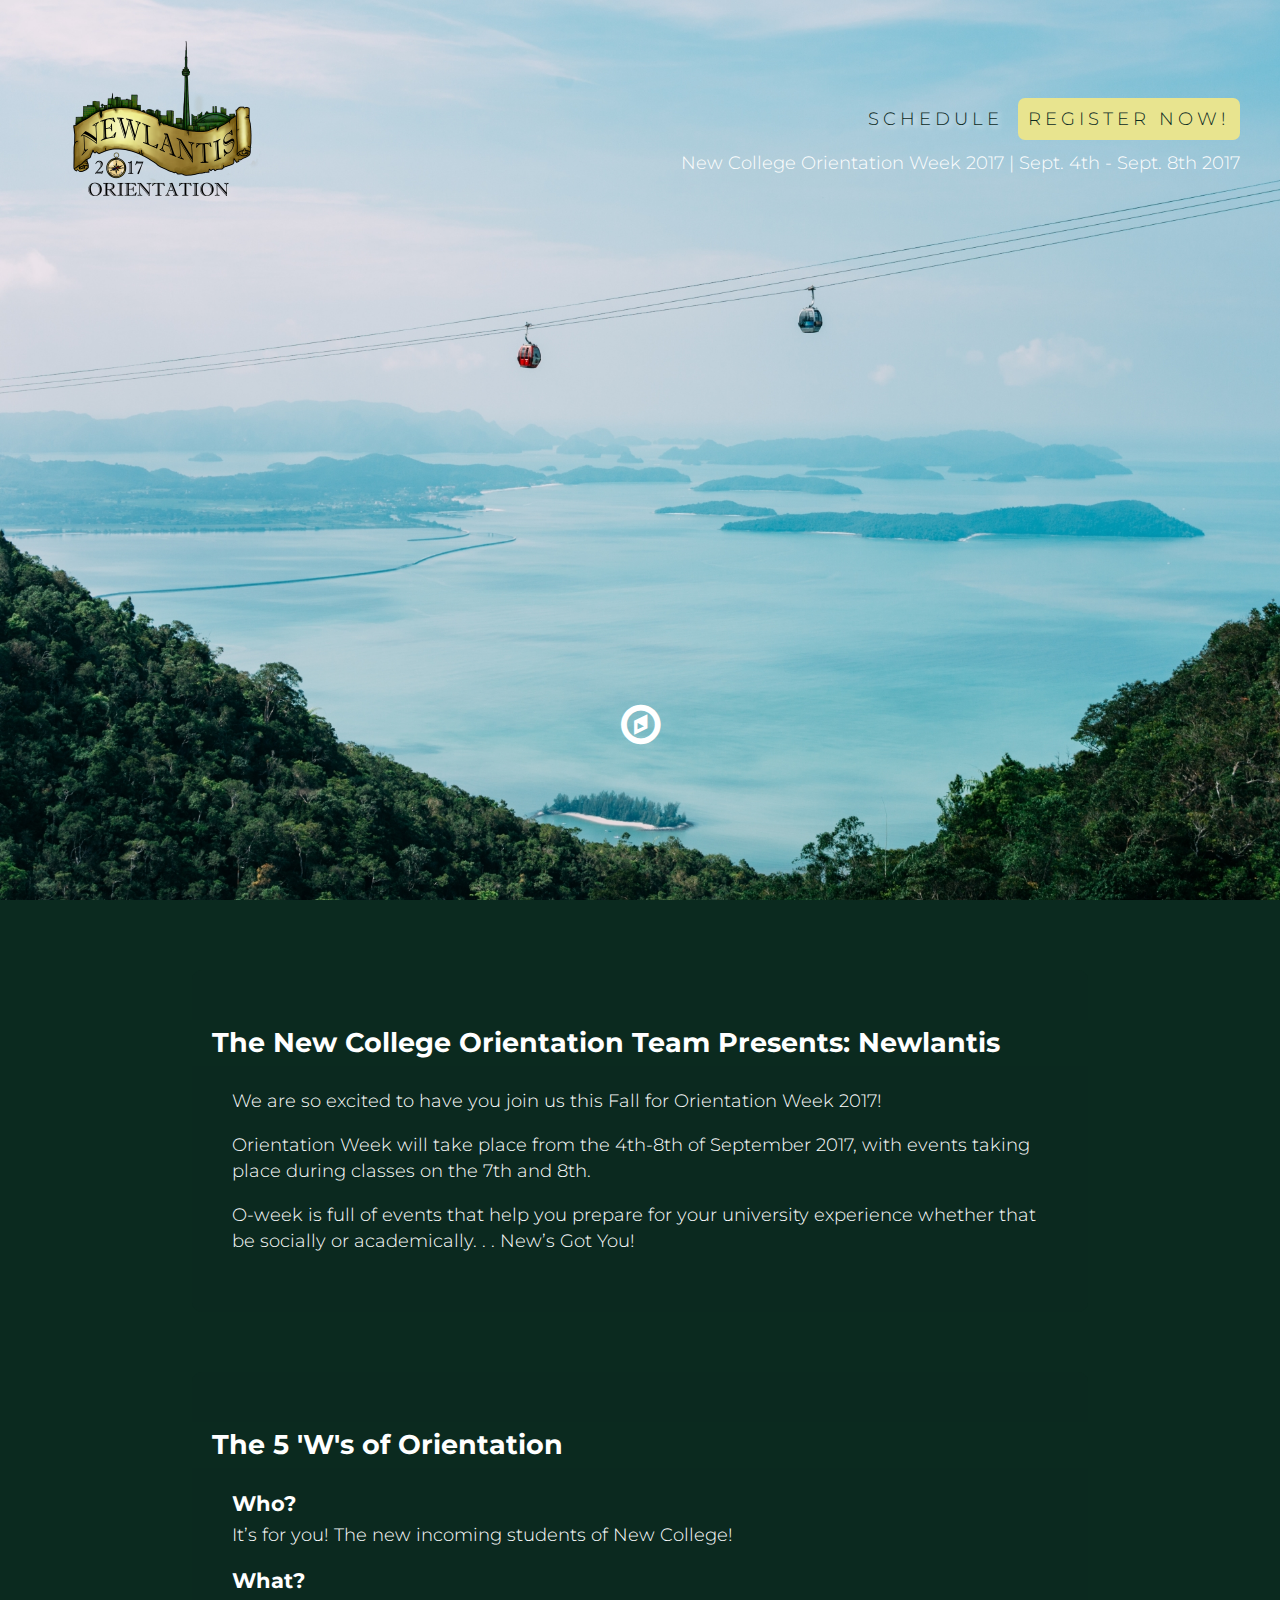
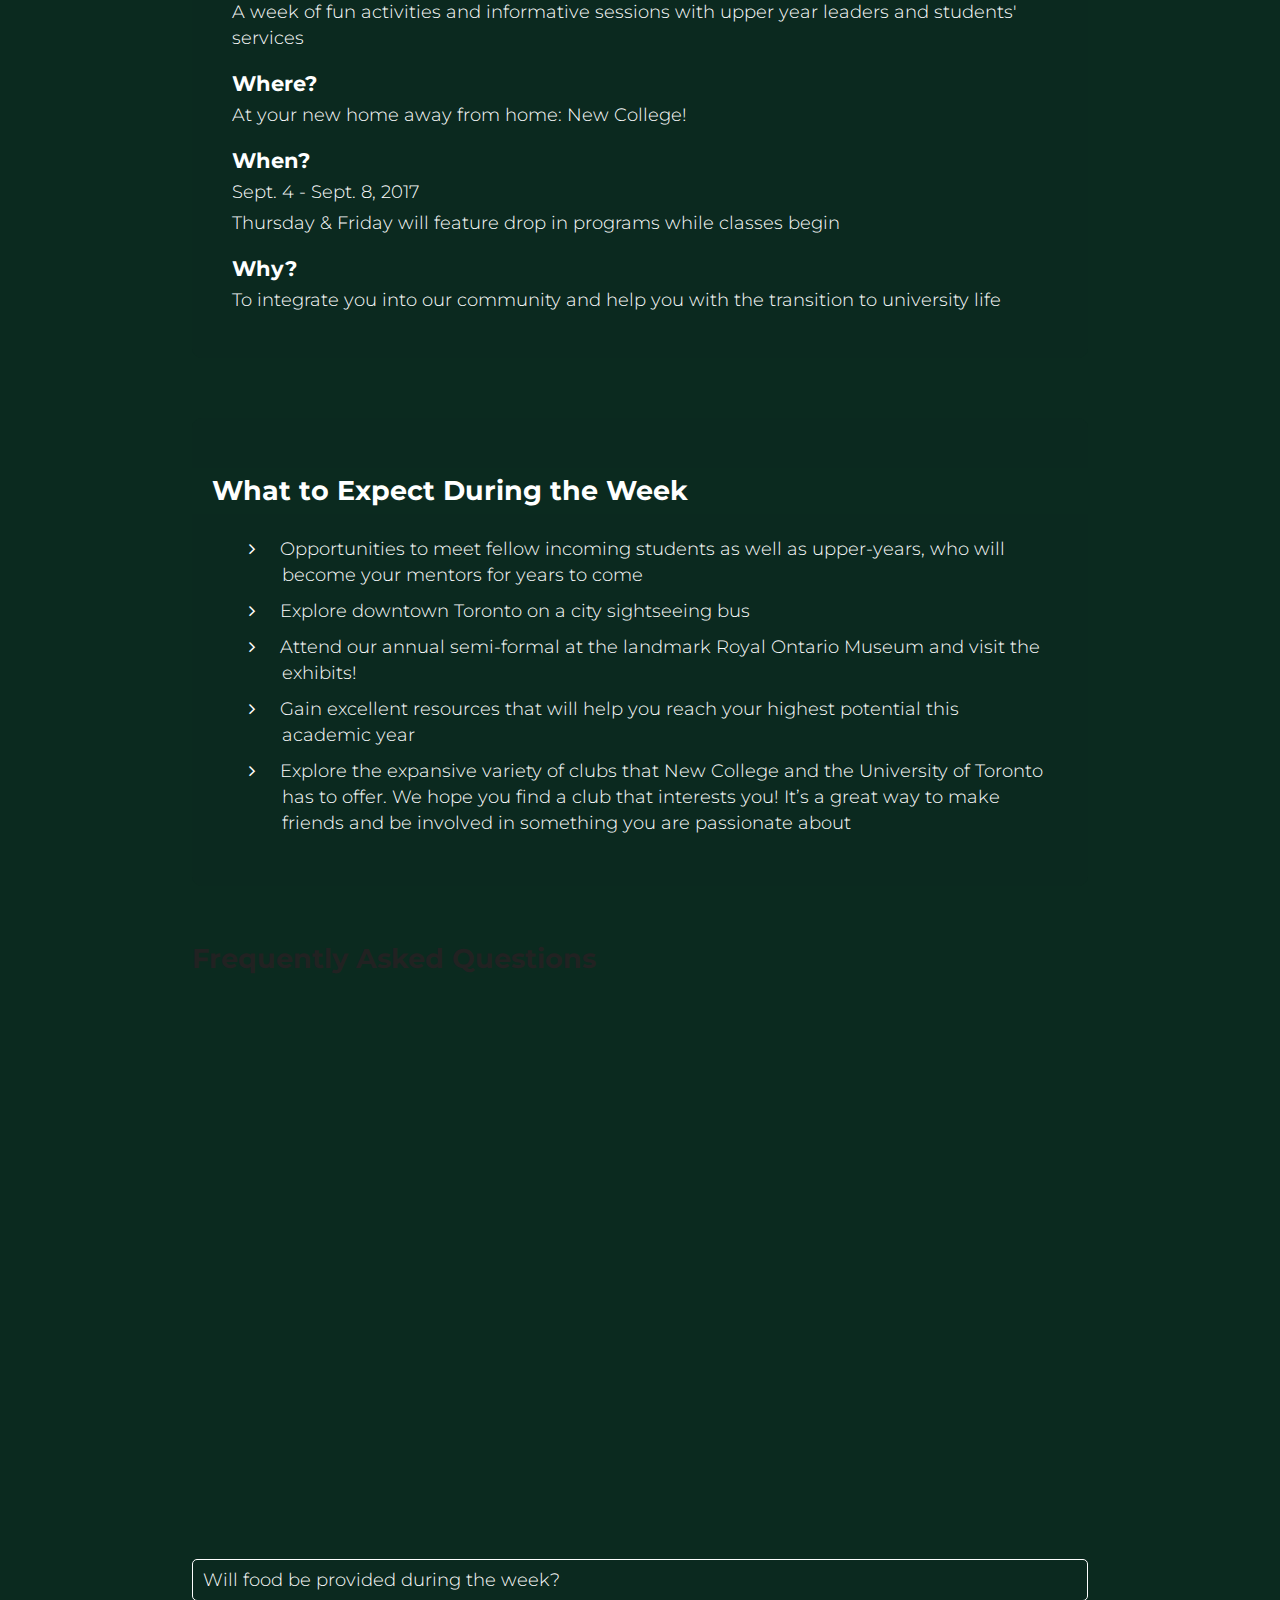
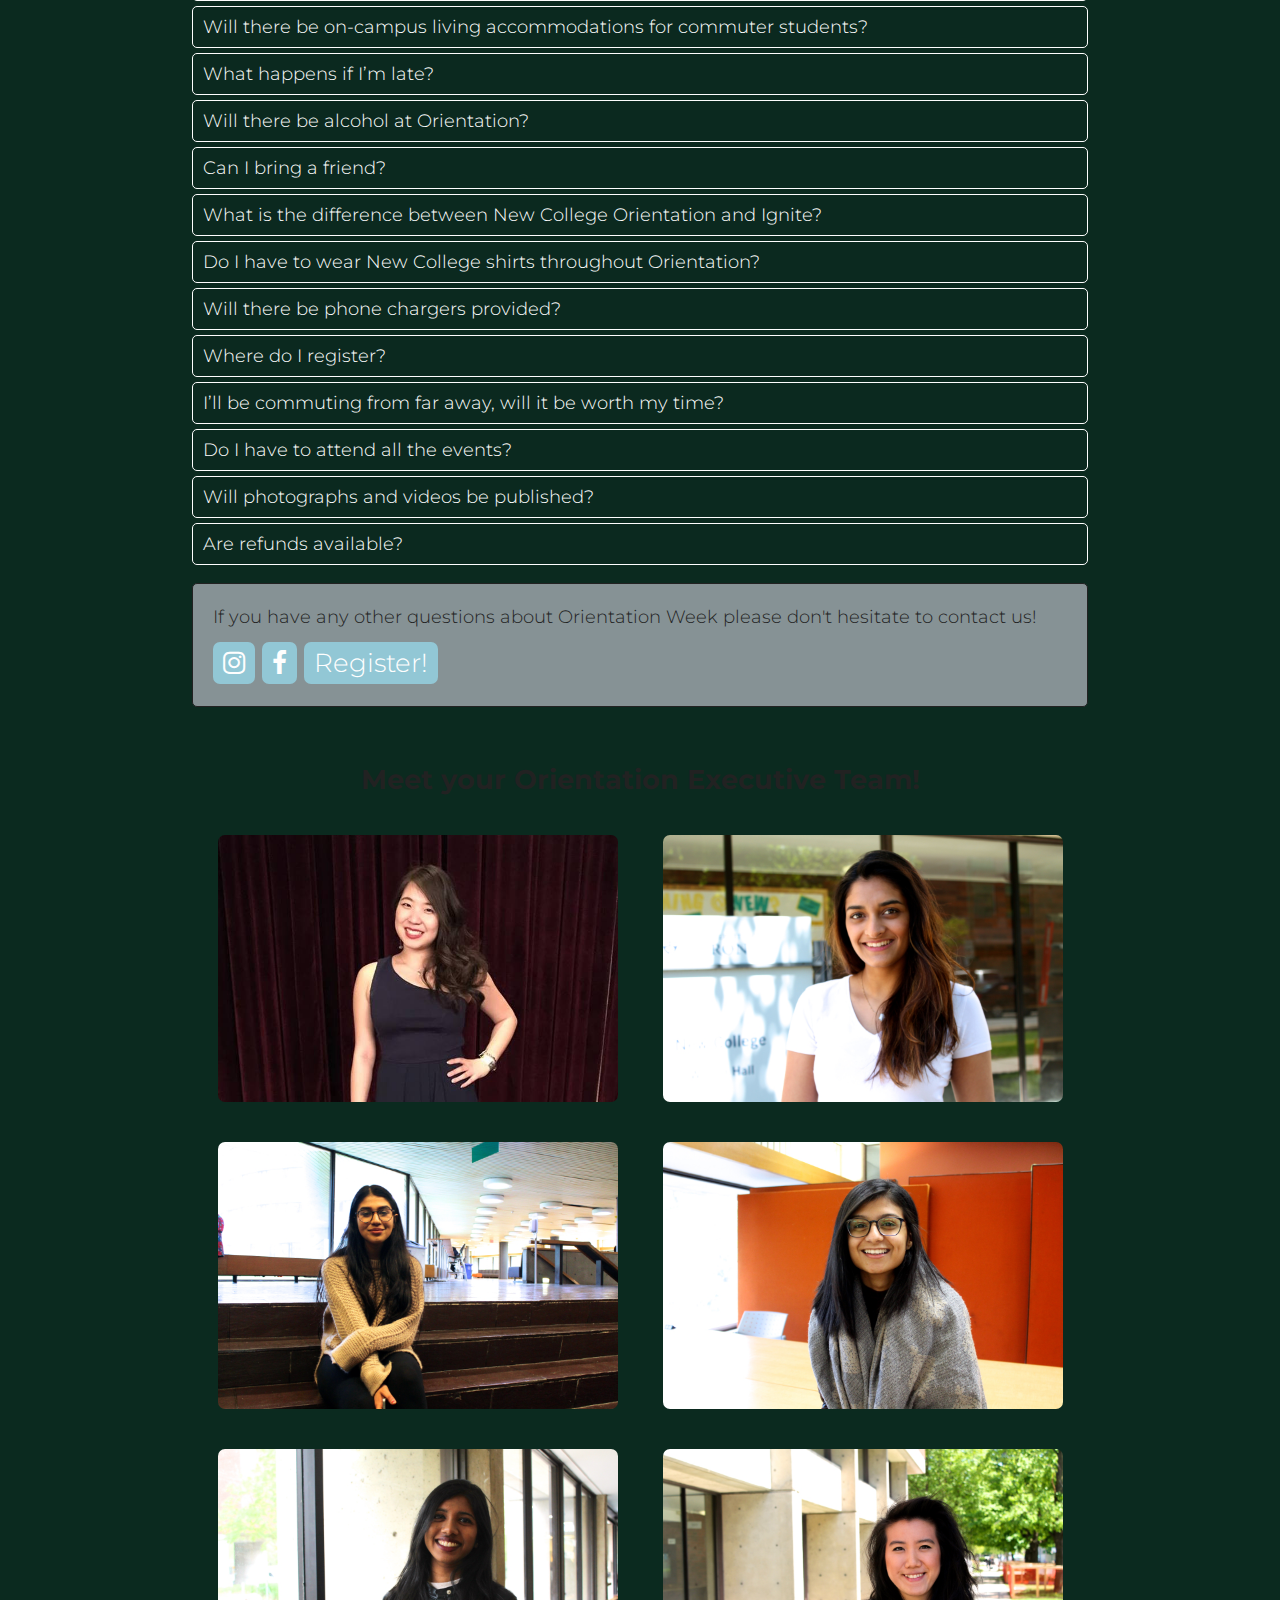
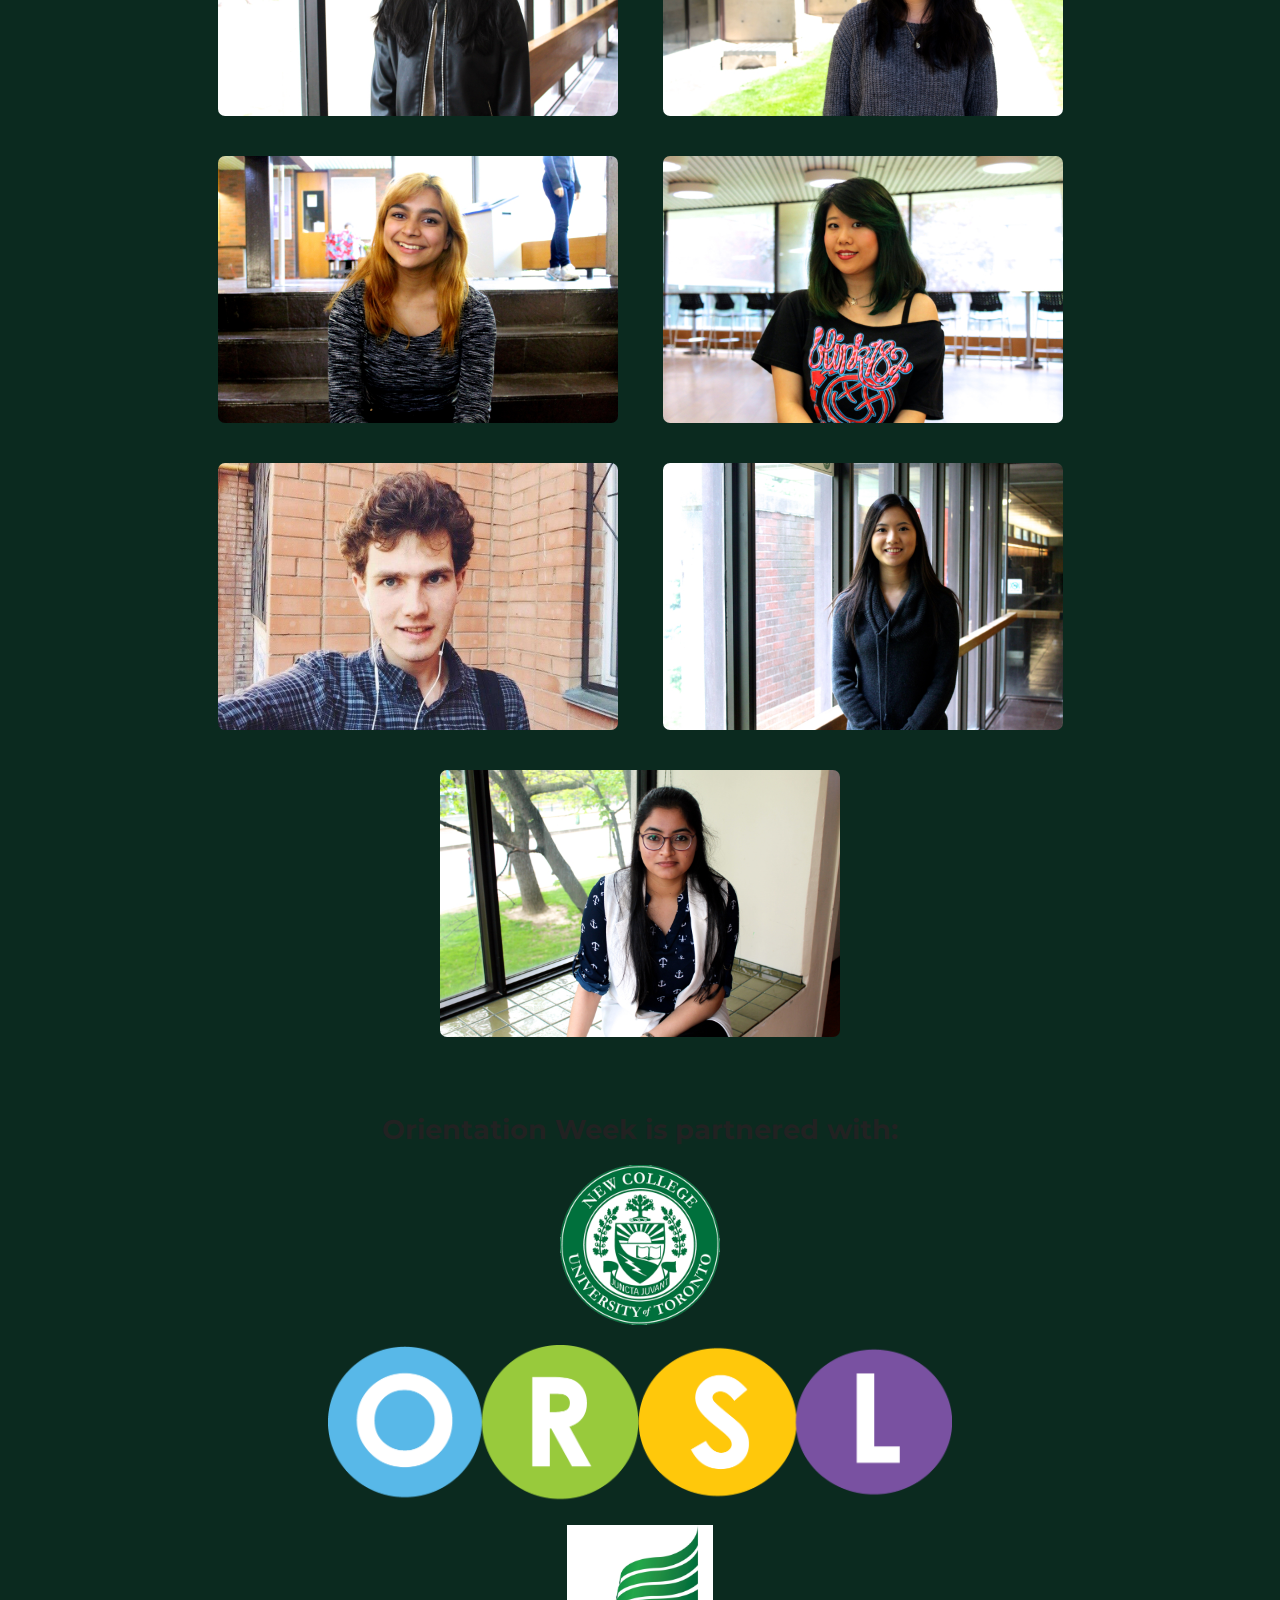
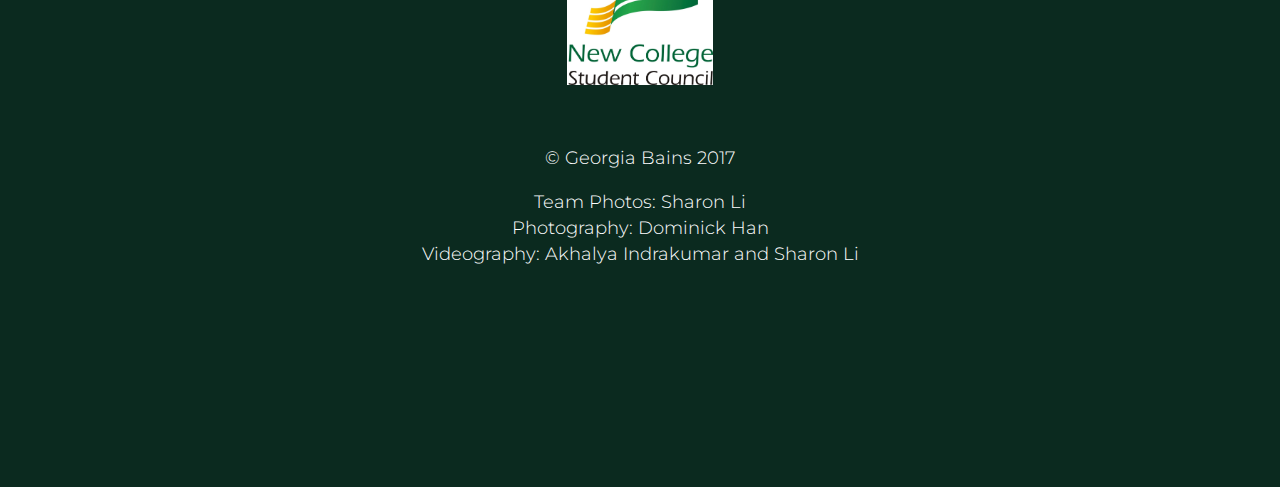
<file: index.html>
<!DOCTYPE html PUBLIC "-//W3C//DTD XHTML 1.0 Transitional//EN" "http://www.w3.org/TR/xhtml1/DTD/xhtml1-transitional.dtd">
<html xmlns="http://www.w3.org/1999/xhtml" xml:lang="en" lang="en">
    
    <head>

    <!--
    coded by Georgia Bains (georgiabainsdesign.me) for Newlantis, New College's Official 2017 Orientation Week
    -->

        <meta name="viewport" content="width=device-width, initial-scale=1.0"> 

        <title>Newlantis | New College Orientation 2017</title>
        <link rel="shortcut icon" href="img/logo.png">
        <link rel="alternate" type="application/rss+xml" href="{RSS}">
        <meta name="description" content="The New College Orientation 2017 Team Presents: Newlantis" />

        <link rel="stylesheet" href="css/styles.css" />

        <!--FontAwesome icons-->
        <link rel="stylesheet" href="css/font-awesome-4.7.0/css/font-awesome.min.css">

        <!--Google Fonts-->
        <link href="https://fonts.googleapis.com/css?family=Lato:300|Montserrat:300,700|Open+Sans:300" rel="stylesheet">
        
        <script src="http://ajax.googleapis.com/ajax/libs/jquery/1.7/jquery.min.js"></script>
        
        <script src="js/scripts.js" type="text/javascript"></script>
        
        <script src="//www.powr.io/powr.js" external-type="html"></script>

    </head>
    
    <body>
        
        <div id="top">
            
            <nav>
                <ul>
                    <li><a href="./schedule.html">Schedule</a></li>
                    <li class="register"><a href="https://campustix.com/tix/352e0d2d/">Register Now!</a></li>
                    
                    
                     <p class="description">New College Orientation Week 2017 | Sept. 4th - Sept. 8th 2017</p>
                    
                </ul>
            </nav>
            
            <a class="title" href="/">
                <img src="img/simplelogo.png" alt="Newlantis"/>
            </a>
            
        </div><!--end #top-->
        
        <div class="intro">
       
            <div style="position:relative;height:0;padding-bottom:56.25%"><iframe src="https://www.youtube.com/embed/m9VaG2GFiSE?autoplay=1&loop=1&playlist=m9VaG2GFiSE&rel=0&amp;showinfo=0?ecver=2" width="640" height="360" frameborder="0" style="position:absolute;width:100%;height:100%;left:0" allowfullscreen></iframe></div>
            
        </div><!--end .intro-->
        
        <div class="explore">
                <a href="#content"><i class="fa fa-compass"></i></a>
        </div><!--end .explore-->
        
        <div id="content">
            
            <div class="background"></div>
            
            <section>
            
                <div class="powr-countdown-timer" id="b52e4d40_1497082759"></div>

                <!--Welcome (landing page)-->
                <div class="text">
                    <div class="words">
                        
                        <h2>The New College Orientation Team  Presents: Newlantis</h2>

                        <p>We are so excited to have you join us this Fall for Orientation Week 2017!</p>
                        <p>Orientation Week will take place from the 4th-8th of September 2017, with events taking place during classes on the 7th and 8th.</p>
                        <p>O-week is full of events that help you prepare for your university experience whether that be socially or academically. . . New’s Got You! </p>
                        
                    </div><!--end .words-->
                </div><!--end .text-->
                
                <!--About NC Orientation-->
                <div class="about">
                    
                    <div class="words">
                        
                        <h2>The 5 'W's of Orientation</h2>

                        <h3>Who?</h3>
                        <p>It’s for you! The new incoming students of New College! </p>

                        <h3>What?</h3>
                        <p>A week of fun activities and informative sessions with upper year leaders and students' services</p>

                        <h3>Where?</h3>
                        <p>At your new home away from home: New College!</p>

                        <h3>When?</h3>
                        <p>Sept. 4 - Sept. 8, 2017</p>
                        <p>Thursday & Friday will feature drop in programs while classes begin</p>

                        <h3>Why?</h3>
                        <p>To integrate you into our community and help you with the transition to university life</p>
                        
                    </div><!--end .words-->
                </div><!--end .about-->
                
                <div class="expect">
                    
                    <div class="words">
                    
                        <h2>What to Expect During the Week</h2>

                        <ul>
                            <li>Opportunities to meet fellow incoming students as well as upper-years, who will become your mentors for years to come</li>
                            <li>Explore downtown Toronto on a city sightseeing bus</li>
                            <li>Attend our annual semi-formal at the landmark Royal Ontario Museum and visit the exhibits!</li>
                            <li>Gain excellent resources that will help you reach your highest potential this academic year</li>
                            <li>Explore the expansive variety of clubs that New College and the University of Toronto has to offer. We hope you find a club that interests you! It’s a great way to make friends and be involved in something you are passionate about </li>
                        </ul>
                        
                    </div><!--end .words-->
                    
                </div><!--end .about-->
                
                <!--Frequently Asked Questions-->
                <div class="faq">
                    
                    <h2>Frequently Asked Questions</h2>
                    
                    <div style="position:relative;height:0;padding-bottom:56.25%"><iframe src="https://www.youtube.com/embed/Lxcw7cxlEgQ?ecver=2" width="640" height="360" frameborder="0" style="position:absolute;width:100%;height:100%;left:0" allowfullscreen></iframe></div>
    				
                    <ul>
                        <li class="question">Will food be provided during the week?</li>
                        <p class="answer">
                            Lunch and dinner will be provided for most of the days (not all). We will be accommodating dietary restrictions (i.e. halal, vegetarian, vegan, gluten-free, and nut-free). We recommend bringing snacks and non-alcoholic drinks throughout the day to keep you going if needed.
                        </p>

                        <li class="question">Will there be on-campus living accommodations for commuter students?</li>
                        <p class="answer">
                            Unfortunately, for the safety of our students we will not provide residence accommodations for commuter students.
                        </p>

                        <li class="question">What happens if I’m late?</li>
                        <p class="answer">
                            There is no penalty for being late than missing out on our great programming. To avoid confusion and loss of direction, we prefer all students to be on time for the Orientation as events will happen right from the get go. 
                        </p>

                        <li class="question">Will there be alcohol at Orientation?</li> 
                        <p class="answer">
                            New College Orientation will NOT have any alcohol surrounding events, to ensure that all our students are being safe and to avoid any issues. 
                        </p>

                        <li class="question">Can I bring a friend?</li> 
                        <p class="answer">
                            Only those who are New College students who have registered and paid for Orientation will be able to attend our Orientation events. A wristband policy will be in effect. 
                        </p>

                        <li class="question">What is the difference between New College Orientation and Ignite?</li> 
                        <p class="answer">
                            New College Orientation includes both social- and academic- based activities as IGNITE! is an academic focused orientation. IGNITE! will be limited to 120 students and will take place on Saturday, September 9<sup>th</sup>. Students are welcome to take part in both Orientations; however, you will have to complete both registration forms.
                        </p>

                        <li class="question">Do I have to wear New College shirts throughout Orientation?</li> 
                        <p class="answer">
                            We strongly encourage all registered students to wear the 2017 Orientation t-shirts that we will be providing in the Orientation Kits. With that being said, your wristband is what is required for entry for majority of Orientation events. 
                        </p>

                        <li class="question">Will there be phone chargers provided?</li> 
                        <p class="answer">
                            New College does have charging stations throughout the premises, so you will be able to charge your phones. However, New College is not responsible for the items left at charging stations so make sure you keep an eye when charging your phone!
                        </p>

                        <li class="question">Where do I register?</li> 
                        <p class="answer">
                            Registration can be done here: <a href="https://campustix.com/tix/352e0d2d/">Register for New College Orientation</a><br>

                            Students are able to register until September 3<sup>rd</sup> online. Late registrations will still be accepted in person starting September 4<sup>th</sup> during Orientation. Please note, full payment is required prior to participating in Orientation events.
                        </p>

                        <li class="question">I’ll be commuting from far away, will it be worth my time?</li>
                        <p class="answer">
                            Of course! This is a great opportunity to find out what you can expect over the next 4 years of your university career. Not only will you be able to gain information about resources on campus, but also meet people that you will build long-lasting friendships with. 
                        </p>

                        <li class="question">Do I have to attend all the events?</li>
                        <p class="answer">
                            Well… no, but we highly encourage you to try out all the events! There are different events for different people, and all are programs should benefit you in some way! 
                        </p>
                        
                        <li class="question">Will photographs and videos be published?</li>
                        <p class="answer">
                            Video production and image capturing will be taking place for Orientation both at New College and the Royal Ontario Museum. <br><br>
                            The photographs and/or videos which will be captured will potentially be used by the New College Office of Residence and Student Life (ORSL) on different social media platforms as well as to promote the College's spaces and activities.
                            <br><br>
                            If you would like your photograph taken down, please email your request to <a href="mailto:newcollegeorientation17@gmail.com">newcollegeorientation17@gmail.com</a>. Thank you for your cooperation!
                        </p>
                        
                        <li class="question">Are refunds available?</li>
                        <p class="answer">
                            Refunds will only be offered if the student gives 48 hours notice.
                        </p>

                        <p>
                            
                            If you have any other questions about Orientation Week please don't hesitate to contact us!
                        
                            <span class="social">
                                <a href="https://www.instagram.com/ncorientation17/"><i class="fa fa-instagram" alt="instagram"></i></a> <a href="https://www.facebook.com/NCOrientation2017"><i class="fa fa-facebook" alt="facebook"></i></a>
                                <a href="https://campustix.com/tix/352e0d2d/">Register!</a>
                            </span>
                            
                        </p>
                        
                    </ul>
                    
                </div><!--end .faq-->
                
                <!--Exec Team-->
                <div class="team">
                    <h2>Meet your Orientation Executive Team!</h2>

                    <div class="member">
                        <div class="meminfo">
                            <h3>Sara Ikenaga</h3>
                            <h4>&mdash;Orientation Coordinator</h4>

                            <p><i>5th Year Psychology, Immunology and Physiology</i></p>

                            <p>Without Orientation, I definitely would not have been the person I am today. When my leaders took me under their wing, that's when I really understood what it meant to be part of the community. Throughout university, you're going to need that support, resources, mentors and friends that you can gain during Orientation. So come out and hang out with us </p>
                        </div><!--end .meminfo-->
                        <img src="img/execs/Sara.jpg" alt="Sara's photo" /><!--Sara's photo-->
                    </div><!--end .member-->

                    <div class="member">
                        <div class="meminfo">
                            <h3>Aalia Sharafally</h3>
                            <h4>&mdash;Orientation Coordinator</h4>

                            <p><i>4th Year Pharmacology and Human Biology</i></p>

                            <p>Orientation is your first look into the amazing city of Toronto and UofT - so make the most of it- I know I did! I’m so excited to meet all of you and help you get the most out of this amazing life experience!</p>
                        </div><!--end .meminfo-->
                        <img src="img/execs/Aalia.JPG" alt="Aalia's photo" /><!--Aalia's photo-->
                    </div><!--end .member-->

                    <br>
                    <!--Sponsorship & Philanthropy-->
                    <div class="member">
                        <div class="meminfo">
                            <h3>Mafroja Bhuiyan</h3>
                            <h4>&mdash;Sponsorship and  Philanthropy</h4>

                            <p><i>3rd Year Neuroscience and Evolutionary & Ecology Biology</i></p>

                            <p>Welcome to your second home, we’re all a diverse family! This is the first thing I noticed at Orientation. I am so glad you chose New College, and I’m so excited to share this home with you. To kickstart this journey for you, our team has planned an amazing 5 days of fun filled adventures, can’t wait to see you at the finish line!</p>
                        </div><!--end .meminfo-->
                        <img src="img/execs/Mafroja.JPG" alt="Mafroja's photo" />
                    </div><!--end .member-->

                    <div class="member">
                        <div class="meminfo">
                            <h3>Saher Panjwani</h3>
                            <h4>&mdash;Sponsorship and  Philanthropy</h4>

                            <p><i>4th Year Neuroscience and Philosophy</i></p>

                            <p>Welcome to the next chapter of your life journey! The perfect first step on this path is Orientation and I’m so excited to be able to take that next step with you!</p>
                        </div><!--end .meminfo-->
                        <img src="img/execs/Saher.JPG" alt="Saher's photo" />
                    </div><!--end .member-->

                    <!--Marketing & Promotions-->
                    <div class="member">
                        <div class="meminfo">
                            <h3>Akhalya Indrakumar</h3>
                            <h4>&mdash;Marketing and Promotions</h4>

                            <p><i>4th year Cell & Molecular Biology and Human Biology</i></p>

                            <p>Welcome to UofT! You made it! I hope that Orientation will be as memorable and exciting for you as it was for all of us! We can’t wait for you all to become a part of our ever-growing New College family <i class="fa fa-heart"></i></p>
                        </div><!--end .meminfo-->
                        <img src="img/execs/Akhalya.JPG" alt="Akhalya's photo" />
                    </div><!--end .member-->

                    <div class="member">
                        <div class="meminfo">
                            <h3>Sharon Li</h3>
                            <h4>&mdash;Marketing and Promotions</h4>

                            <p><i>4th year Psychology and Employment Relations</i></p>

                            <p>Orientation is a celebration of a new chapter in your life, where you get to cultivate new friendships, learn more about UofT, and acclimate yourself to the New College community. We are so excited to meet you in September! :) </p>
                        </div><!--end .meminfo-->
                        <img src="img/execs/Sharon.JPG" alt="Sharon's photo" />
                    </div><!--end .member-->


                    <!--Graphics / Web-->

                    <div class="member">
                        <div class="meminfo">
                            <h3>Georgia Bains</h3>
                            <h4>&mdash;Graphics and Web Design</h4>

                            <p><i>2nd Year Art History & Political Science</i></p>

                            <p>Orientation Week was definitely one of the highlights of my first year and I’m honoured to have the chance to make it as exciting for all of you! Welcome to New College and to UofT :D </p>
                        </div><!--end .meminfo-->
                        <img src="img/execs/Georgia.JPG" alt="Georgia's photo" />
                    </div><!--end .member-->

                    <div class="member">
                        <div class="meminfo">
                            <h3>Alison Lamb</h3>
                            <h4>&mdash;Graphics and Web Design</h4>

                            <p><i>3rd Year Biological Physics</i></p>

                            <p>WELCOME TO NEW COLLEGE!! I can't wait to meet y'all  Get ready for a fun week of adventure because Orientation 2017 is gonna be ✔</p>
                        </div><!--end .meminfo-->
                        <img src="img/execs/Alison.JPG" alt="Alison's photo" />
                    </div><!--end .member-->

                    <!--Gen Planning-->
                    <div class="member">
                        <div class="meminfo">
                            <h3>Ilya Demchenko</h3>
                            <h4>&mdash;General Planning</h4>

                            <p><i>4th Year Neuroscience and Physiology</i></p>

                            <p>Orientation is the first event at UofT, where you are going to learn not only everything about a certain desired subject, but also new unexpected things about life situations, social communication and your own personality. Get involved in the Orientation to open the NEW page in your life!</p>
                        </div><!--end .meminfo-->
                        <img src="img/execs/Ilya.jpg" alt="Ilya's photo" />
                    </div><!--end .member-->

                    <div class="member">
                        <div class="meminfo">
                            <h3>Rebecca Kay</h3>
                            <h4>&mdash;General Planning</h4>

                            <p><i>3rd Year Finance and Computer Science</i></p>

                            <p>Welcome to the New College family! What is so wonderful about Orientation is the number of different events and activities you can experience in less than one week. Have fun and don’t be afraid to try something new! Looking forward to meeting everyone! </p>
                        </div><!--end .meminfo-->
                        <img src="img/execs/Rebecca.JPG" alt="Rebecca's photo" />
                    </div><!--end .member-->

                    <div class="member">
                        <div class="meminfo">
                            <h3>Nabilah Tasneem</h3>
                            <h4>&mdash;General Planning</h4>

                            <p><i>3rd Year Neuroscience and Sociology</i></p>

                            <p>Welcome to New College! In the next four years to come, this will be your home away from home. Here at New College, we make lasting friendships and joyous memories. And what better event to start with than Orientation itself? Our team has worked hard on bringing you an Orientation filled with exciting events and fun-filled activities. So explore and enjoy!</p>
                        </div><!--end .meminfo-->
                        <img src="img/execs/Nabilah.JPG" alt="Nabilah's photo" />
                    </div><!--end .member-->


                </div><!--end .team-->
                
                <!--Partners-->
                <div class="partners">
                
                    <center><h2>Orientation Week is partnered with: </h2></center>
                    
                    <a href="http://www.newcollege.utoronto.ca/"><img src="img/partners/New%20college%20logo%20Transparent.png" alt="New College UofT Logo" /></a>
                
                    <a href="https://www.facebook.com/NewCollegeORSL/"><img src="img/partners/ORSL_2016Horizontal.png" alt="ORSL logo" /></a>
                    
                    <a href="http://www.ncsc.ca/"><img src="img/partners/ncsc.jpg" alt="NCSC logo"/></a>
                
                </div><!--end .partners-->
                
                <!--Sponsors--
                <div class="sponsors">
                    sponsors here
                </div>-->
                
                <!--Gallery--
                <div class="gallery">
                
                    images in a slider
                    
                </div>-->
                
                <a href="#top" class="back-to-top"><i class="fa fa-chevron-up"></i></a>
                
                <div class="credits">
                    
                    <p>&copy; <a href="http://georgiabainsdesign.me" target="_blank">Georgia Bains</a> 2017</p>

                    <p>
                        Team Photos: Sharon Li<br>
                        Photography: Dominick Han<br>
                        Videography: Akhalya Indrakumar and Sharon Li
                    </p>
                </div><!--end .credits-->
                
            </section>
        
        </div><!--end .content-->

    </body>
    
</html>
</file>
<file: css/styles.css>
/*basics*/
body {
    background-image: url('../img/background.jpg');
    background-attachment: fixed;
    background-size: cover;
    background-repeat: no-repeat;
    margin: auto;
    padding: 0;
    background-color: #0B2A1F;
    color: #fefefe;
    font-family: 'Montserrat', sans-serif;
    font-weight: 300;
    font-size: 18px;
    line-height: 26px;
}

a {
    color: white;
    text-decoration: none;
    -moz-transition-duration:0.2s;
    -webkit-transition-duration:0.2s;
    -o-transition-duration:0.2s;
}

a:hover {
    color: #0B2A1F; 
    -moz-transition-duration:0.2s;
    -webkit-transition-duration:0.2s;
    -o-transition-duration:0.2s;
}

img {
    max-width: 100%;
}

/*header*/
#top {
    width: calc(100% - 80px);
    padding: 40px;
    z-index: 200000;
}

a.title {
    letter-spacing: 2px;
    font-size: 36px;
    font-family: 'Droid Serif', serif;
}

.title img {
    height: 160px;
}

nav {
    width: calc(100% - 250px);
    margin-top: 20px;
    right: 0;
    position: absolute;
}

nav ul {
    text-align: right;
    right: 40px;
    width: calc(100% - 240px);
    position: absolute;
    margin: 0;
    padding: 0;
    list-style: none;
    line-height: 70px;
}

nav li {
    display: inline-block;
    vertical-align: text-top;
}

nav a {
    text-transform: uppercase;
    letter-spacing: 4px;
    font-size: 18px;
    padding: 10px;
    color: #0B2A1F;
    text-shadow: 3px 2px 5px #fefefe;
}

nav a:hover {
    color: #fefefe;
    text-shadow: none;
}

.register a {
    background: #e8e48f;
    color: #0B2A1F;
    border-radius: 7px;
    text-shadow: none;
}

.register a:hover {
    background: #0B2A1F;
    color: #e8e48f;
}

p.description {
    position: absolute;
    line-height: 100%;
    right: 0;
    margin-top: 0;
}

/*video*/
.intro {
    width: 60%;
    margin: auto;
}

.explore {
    font-size: 46px;
    text-align: center;
    margin-top: 30px;
}

.explore a {
    color: white;
}

/*content*/
#content {
    width: 100%;
    position: absolute;
    top: 100%;
    min-height: 100%;
    padding: 60px 0;
}

.background {
    background-attachment: fixed;
    position: absolute;
    width: 100%;
    height: 100%;
    z-index: -1;
}

.background:before {
    content: '';
	position: absolute;
	top: 0;
	right: 0;
	bottom: 0;
	left: 0;
    /*
	background-color: aliceblue;
	opacity: .3; 
    */
}

section {
    width: 70%;
    margin: 100px auto;
    color: #222;
}

.powr-countdown-timer {
    margin-bottom: -50px;
    padding: 0;
}

/*intro text*/
.text {
    background-image: url('../img/introbg.jpeg');
    background-attachment: fixed;
    background-size: cover;
    background-position: top;
    margin: 60px 0;
    border-radius: 10px;
}

.words {
    background-color: rgba(11,42,31,0.7);
    padding: 40px;
    position: relative;
    border-radius: 10px;
    color: white;
}

.words h2 {
    background: rgb(11,42,31);
    width: calc(100% + 40px);
    margin-left: -40px;
    margin-top: 10px;
    padding: 10px 20px;
}

/*about*/
.about {
    background-image: url('../img/aboutbg.jpg');
    background-attachment: fixed;
    background-size: cover;
    background-position: top;
    margin: 60px 0;
    border-radius: 10px;
}

.about h3 {
    margin: 20px 0 0 0;
}

.about p {
    margin: 5px 0;
}

/*expect*/
.expect {
    background-image: url('../img/expectbg.jpg');
    background-attachment: fixed;
    background-size: cover;
    background-position: top;
    margin: 60px 0;
    border-radius: 10px;
}

.expect ul {
    list-style: none;
    margin: 0;
}

.expect li { 
    padding-left: 10px; 
    text-indent: -23px;
    margin: 10px 0;
}

.expect li:before {
    content: "\f105";
    font-family: FontAwesome;
    margin-right: 25px;
    margin-left: -10px;
}

/*faq*/
.faq ul {
    margin: 60px 0;
    padding: 0;
    list-style: none;
}

.faq li {
    margin: 5px 0;
    padding: 7px 10px;
    background: rgba(11,42,31,0.6);
    border: 1px solid #fefefe;
    border-radius: 5px;
    color: #fefefe;
}

.faq li:hover {
    cursor: pointer;
}

.faq p {
    background: rgba(217,217,228,0.6);
    padding: 20px;
    border-radius: 5px;
    border: 1px solid #222;
}

.social {
    display: block;
    font-size: 26px;
    margin: 20px 0 10px 0;
}

.social a {
    padding: 5px 10px;
    color: #fefefe;
    background: #92C7D5;
    border-radius: 7px;
}

.social a:hover {
    color: #92C7D5;
    background: #fefefe;
}

.answer {
    padding: 10px;
    background: rgba(217,217,228,0.6);
}

/*team*/
.team {
    width: 100%;
    text-align: center;
    margin: 60px 0;
}

#team h2 {
    text-align: center;
    margin-left: 40px;
}

.member {
    display: inline-block;
    padding: 20px;
}

.member img {
    width:400px;
    height: 267px;
    border-radius: 7px;
}

.member:hover .meminfo {
    margin: 0;
    opacity:1;
    -moz-transition-duration: 0.3s;
    -webkit-transition-duration: 0.3s;
    -o-transition-duration: 0.3s;
}

.meminfo {
    margin: -40px -40px;
    text-align: left;
    font-size: 14px;
    line-height: 18px;
    position:absolute;
    color: white;
    background: rgba(11,42,31,0.7);
    width: 360px;
    padding: 5px 20px;
    height: 257px;
    border-radius: 7px;
    opacity: 0;
    -moz-transition-duration: 0.3s;
    -webkit-transition-duration: 0.3s;
    -o-transition-duration: 0.3s;
}

.meminfo h3 {
    text-align: left;
    margin-bottom: 5px;
    font-size: 22px;
}

.meminfo h4 {
    margin: 0;
}

/*partners*/
.partners {
    width: 100%;
    margin: 60px 0;
}

.partners img {
    display: block;
    height: 160px;
    margin: 20px auto;
}

.credits {
    margin: 60px 0;
    color: white;
    text-align: center;
}

/*back to top button*/
.back-to-top {
    z-index: 9999999999;
    position: fixed;
    bottom: 20px;
    right: 20px;
    display: none;
}

a.back-to-top {
    padding: 20px;
    border-radius: 50%;
    border: 1px solid gainsboro;
    color: gainsboro;
}

a:hover.back-to-top {
    background-color: rgba(217,217,228,0.6);
}

/*page two - schedule*/
section {
    width: 70%;
    margin-top: 0;
}

.descs {
    background: rgba(11,42,31,0.6);
    color: #fefefe;
    border-radius: 10px;
    padding: 20px;
}

.descs h3 {
    margin: 20px 10px 10px 10px;
}

.descs h4 {
    background: #0B2A1F;
    padding: 20px;
    width: 100%;
    margin-left: -20px;
}

.descs ul {
    margin: 0;
    list-style: none;
}

.descs b {
    margin-left: -23px;
}

.descs li { 
    text-indent: -22px;
    margin: 10px 0 10px 25px;
}

.descs li:before {
    content: "\f105";
    font-family: FontAwesome;
    margin-right: 15px;
    margin-left: 0px;
}

.descs a {
    color: #fefefe;
    border-bottom: 1px solid #fefefe;
}

.descs a:hover {
    border-bottom: 0px;
    color: #56B7C7;
}

@media only screen and (max-width: 1060px) {
    .member img {
        width: 300px;
        height: 200px;
    }
    
    .meminfo {
        font-size: 12px;
        line-height: 16px;
        width: 280px;
        padding: 5px 10px;
        height: 190px;
        opacity: 0;
    }

    .meminfo h3 {
        margin-bottom: 5px;
        font-size: 16px;
    }

    .meminfo p {
        margin: 5px 0;
    }
}

@media only screen and (max-width: 900px) {
    body {
        font-size: 16px;
    }
    
    .title img {
        height: 140px;
    }
    
    nav {
        width: calc(100% - 250px);
        margin-top: 20px;
    }

    nav ul {
        right: 40px;
        width: calc(100% - 40px);
        line-height: 60px;
    }
    
    nav a {
        text-transform: uppercase;
        letter-spacing: 4px;
        font-size: 14px;
        padding: 10px;
    }

    p.description {
        font-size: 15px;
    }
    
    .intro {
        width: 70%;
    }
}

@media only screen and (max-width: 600px) {
    body {
        font-size: 14px;
    }
    
    .title img {
        height: 120px;
    }
    
    nav {
        width: calc(100% - 250px);
        margin-top: 20px;
    }

    nav ul {
        right: 40px;
        width: calc(100% - 20px);
        line-height: 35px;
    }
    
    nav a {
        text-transform: uppercase;
        letter-spacing: 4px;
        font-size: 11px;
        padding: 7px;
    }

    p.description {
        font-size: 11px;
    }
    
    .intro {
        width: 80%;
    }
}

@media only screen and (max-width: 400px) {
    .member img {
        width: 290px;
        height: 160px;
    }
    
    .meminfo {
        font-size: 9px;
        line-height: 16px;
        width: 226px;
        padding: 3px 7px;
        height: 156px;
        opacity: 0;
        overflow-y: scroll;
    }

    .meminfo h3 {
        margin-top: 5px;
        margin-bottom: 5px;
        font-size: 13px;
    }

    .meminfo p {
        margin: 5px 0;
    }
    
    nav {
        width: calc(100% - 250px);
        margin-top: 20px;
    }

    nav ul {
        right: 40px;
        width: calc(100% - 0px);
        line-height: 40px;
    }
    
    nav a {
        text-transform: uppercase;
        letter-spacing: 4px;
        font-size: 10px;
        padding: 7px;
    }

    p.description {
        font-size: 11px;
    }
}
</file>
